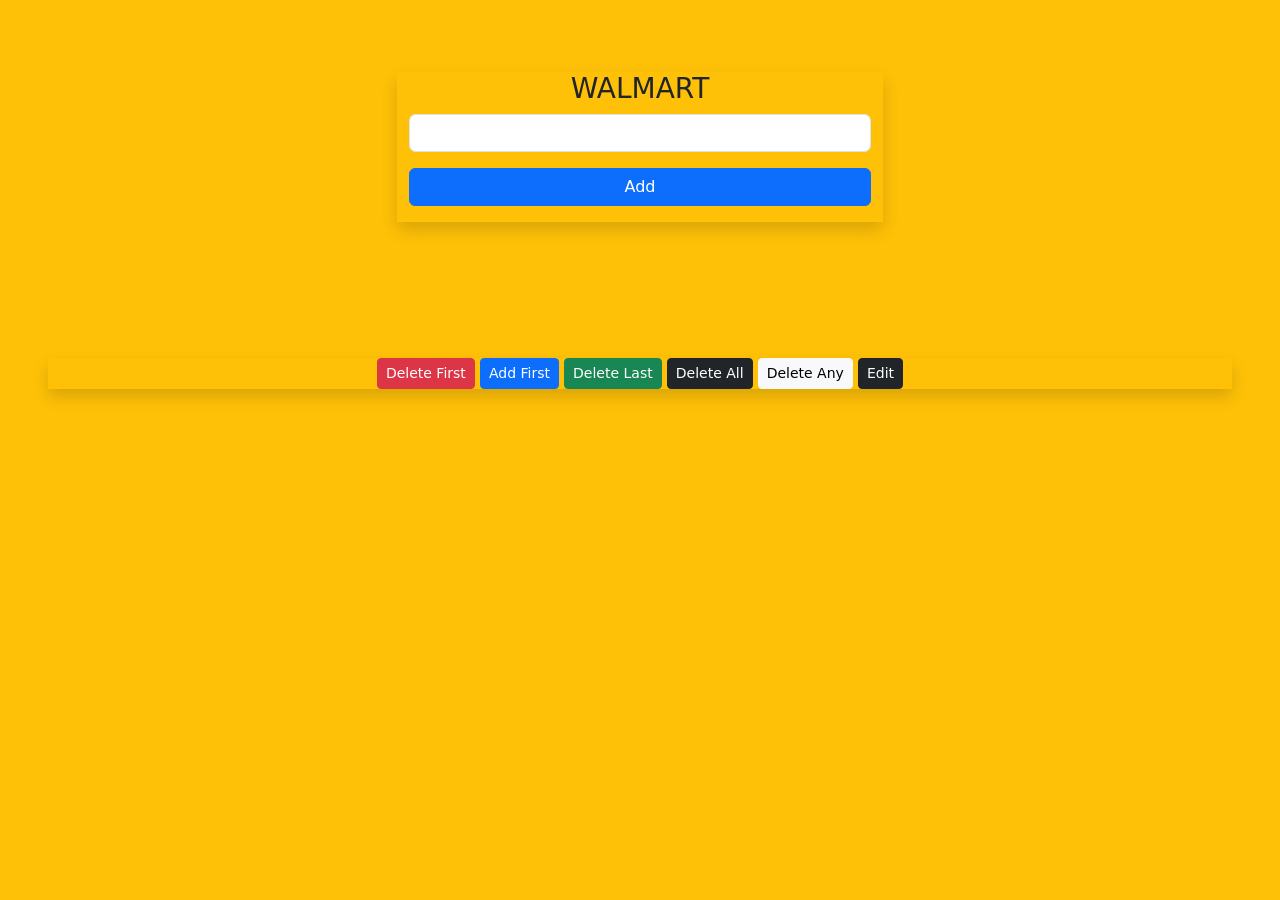
<file: index.html>
<!DOCTYPE html>
<html lang="en">
<head>
    <meta charset="UTF-8">
    <meta name="viewport" content="width=device-width, initial-scale=1.0">
    <title>WALMART</title>
    <link href="https://cdn.jsdelivr.net/npm/bootstrap@5.3.3/dist/css/bootstrap.min.css" rel="stylesheet" integrity="sha384-QWTKZyjpPEjISv5WaRU9OFeRpok6YctnYmDr5pNlyT2bRjXh0JMhjY6hW+ALEwIH" crossorigin="anonymous">
</head>
<body class="bg-warning">

<div class="container">
    <div class="row m-5 p-4">
    <div class="mx-auto shadow col-6">
  <h3 class="text-center">WALMART</h3>
  <input type="text" id="arr" class="form-control">
  <button class="btn btn-primary mb-3 m-3 w-100 mx-auto" onclick="add()">Add</button>
    </div>
    <div id="disp" class="bg-dark text-light"></div>
    </div>
</div>
    <div class="p-5">
   <div class="mt-3 shadow mx-auto text-center">
    <button class="btn btn-danger btn-sm" onclick="deleteFirst()">Delete First</button>
    <button class="btn btn-primary btn-sm"onclick="addFirst()">Add First</button>
    <button class="btn btn-success btn-sm"onclick="deleteLast()">Delete Last</button>
    <button class="btn btn-dark btn-sm" onclick="deleteAll()">Delete All</button>
    <button class="btn btn-light btn-sm" onclick="dep()">Delete Any</button>
    <button class="btn btn-dark btn-sm" onclick="edit()">Edit</button>
   </div>
  </div>



     <!-- <input type="text" id="arr"> -->
    <!-- nclick="add()"><button oAdd</button>
    <div id="disp"></div> --> 

    <script src="script.js"></script>
    <script src="https://cdn.jsdelivr.net/npm/bootstrap@5.3.3/dist/js/bootstrap.bundle.min.js" integrity="sha384-YvpcrYf0tY3lHB60NNkmXc5s9fDVZLESaAA55NDzOxhy9GkcIdslK1eN7N6jIeHz" crossorigin="anonymous"></script>
    
</body>
</html>
</file>
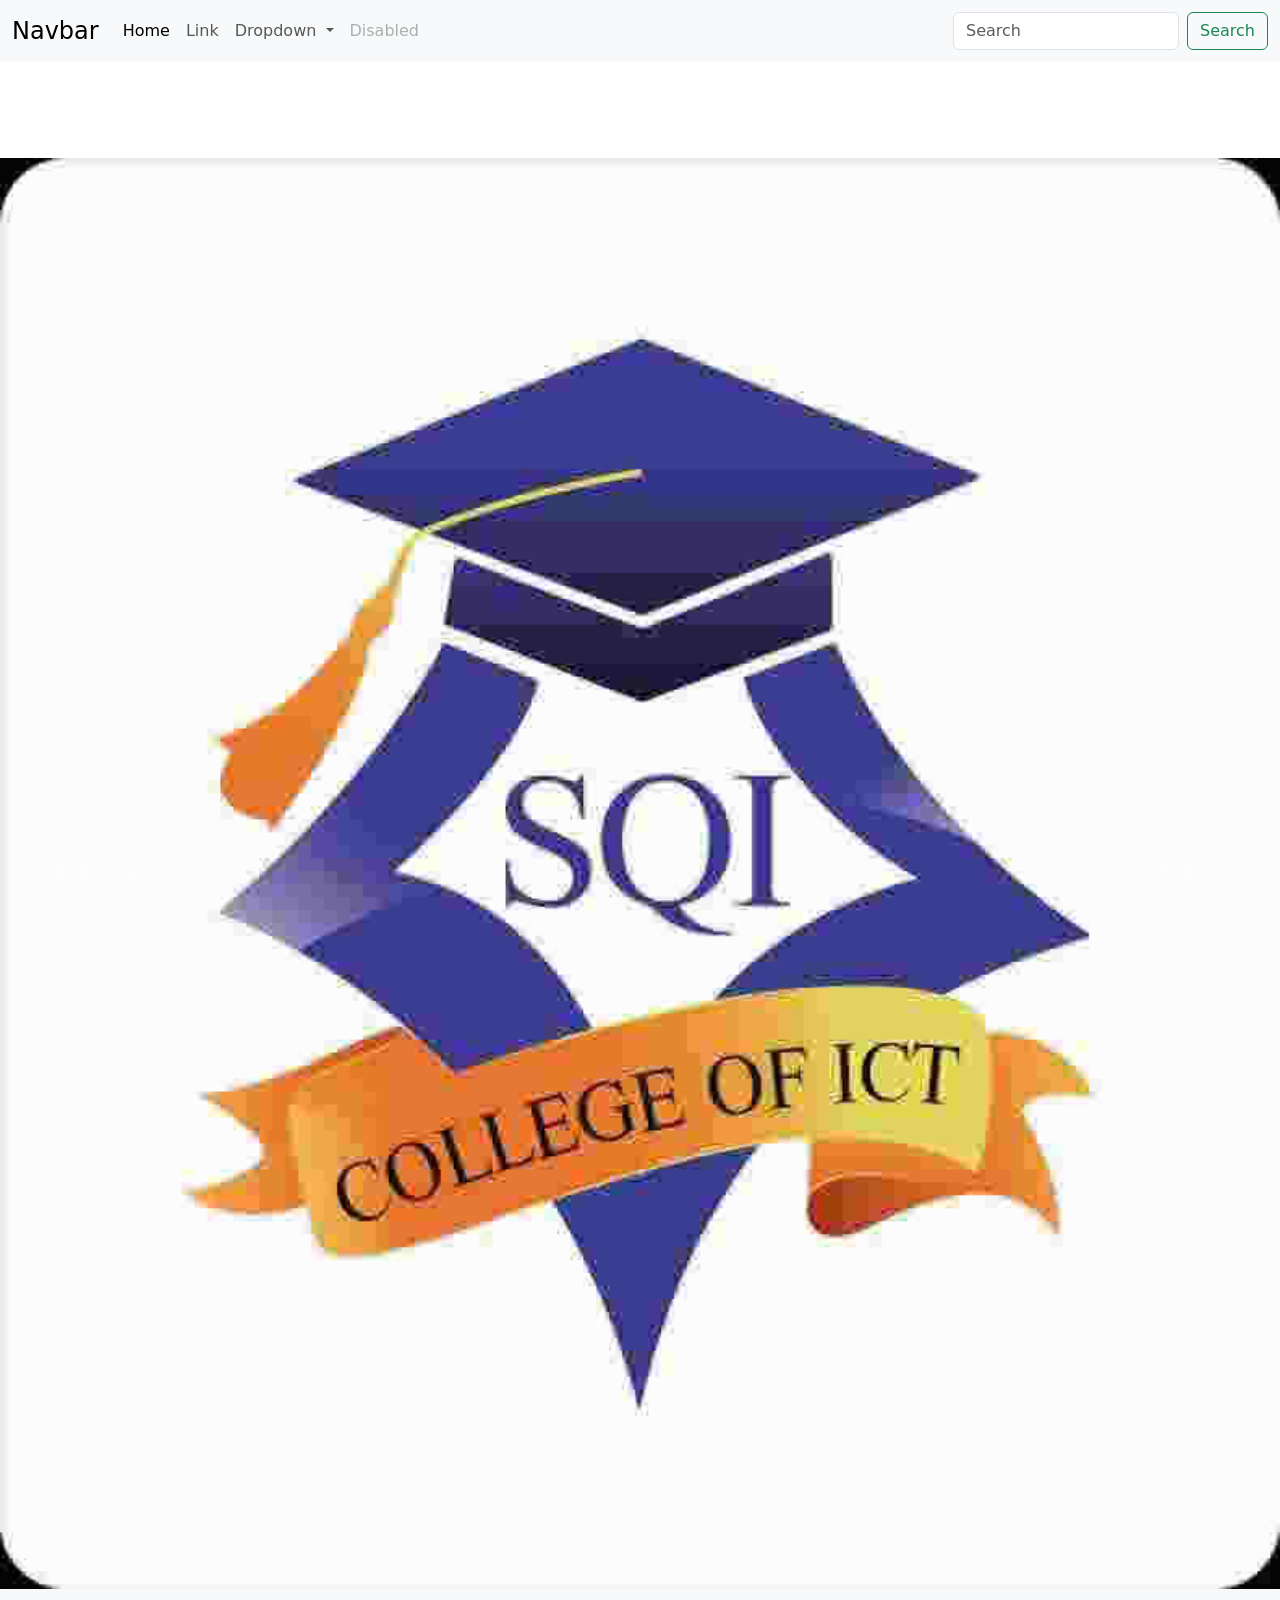
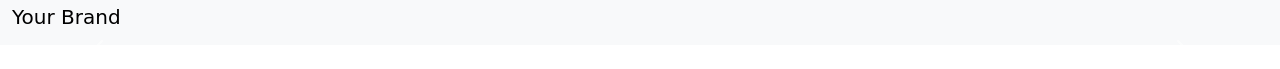
<file: bootstrap-5.3.2-dist/boot2.html>
<!DOCTYPE html>
<html lang="en">
<head>
    <meta charset="UTF-8">
    <meta name="viewport" content="width=device-width, initial-scale=1.0">
    <title>Document</title>
    <link rel="stylesheet" href="bootstrap-5.3.2-dist/css/bootstrap.css">
</head>
<body>
    <nav class="navbar navbar-expand-lg bg-body-tertiary">
        <div class="container-fluid">
            <a class="navbar-brand fs-4" href="#">Navbar</a>
            <button class="navbar-toggler" type="button" data-bs-toggle="collapse" data-bs-target="#navbarSupportedContent" aria-controls="navbarSupportedContent" aria-expanded="false" aria-label="Toggle navigation">
                <span class="navbar-toggler-icon"></span>
            </button>
            <div class="collapse navbar-collapse" id="navbarSupportedContent">
                <ul class="navbar-nav me-auto mb-2 mb-lg-0">
                    <li class="nav-item">
                        <a class="nav-link active" aria-current="page" href="#">Home</a>
                    </li>
                    <li class="nav-item">
                        <a class="nav-link" href="#">Link</a>
                    </li>
                    <li class="nav-item dropdown">
                        <a class="nav-link dropdown-toggle" href="#" role="button" data-bs-toggle="dropdown" aria-expanded="false">
                            Dropdown
                        </a>
                        <ul class="dropdown-menu">
                            <li><a class="dropdown-item" href="#">Action</a></li>
                            <li><a class="dropdown-item" href="#">Another action</a></li>
                            <li><hr class="dropdown-divider"></li>
                            <li><a class="dropdown-item" href="#">Something else here</a></li>
                        </ul>
                    </li>
                    <li class="nav-item">
                        <a class="nav-link disabled" aria-disabled="true">Disabled</a>
                    </li>
                </ul>
                <form class="d-flex" role="search">
                    <input class="form-control me-2" type="search" placeholder="Search" aria-label="Search">
                    <button class="btn btn-outline-success" type="submit">Search</button>
                </form>
            </div>
        </div>
    </nav>

    <main class="container-fluid row row-cols-1 row-cols-md-2 row-cols-lg-3 gap-5 m-5">
        <!-- Your card content here -->
    </main>

    <div id="carouselExample" class="carousel slide">
        <div class="carousel-inner">
            <div class="carousel-item active">
                <img src="img/SQI logo.jpeg" class="d-block w-100" alt="...">
            </div>
            <!-- Repeat for other carousel items -->
        </div>
        <button class="carousel-control-prev" type="button" data-bs-target="#carouselExample" data-bs-slide="prev">
            <span class="carousel-control-prev-icon" aria-hidden="true"></span>
            <span class="visually">Previous</span>
        </button>
        <button class="carousel-control-next" type="button" data-bs-target="#carouselExample" data-bs-slide="next">
            <span class="carousel-control-next-icon" aria-hidden="true"></span>
            <span class="visuallyx">Next</span>
        </button>
    </div>

    <script src="bootstrap-5.3.2-dist/js/bootstrap.bundle.js"></script>
</body>
</html>
<!DOCTYPE html>
<html lang="en">

<head>
    <meta charset="UTF-8">
    <meta name="viewport" content="width=device-width, initial-scale=1.0">
    <title>Your Title Here</title>
    <link rel="stylesheet" href="bootstrap-5.3.2-dist/css/bootstrap.css">
    <style>
        /* Add your custom styles here */
    </style>
</head>

<body>
    <nav class="navbar navbar-expand-lg navbar-light bg-light">
        <div class="container-fluid">
            <a class="navbar-brand" href="#">Your Brand</a>
            <button class="navbar-toggler" type="button" data-bs-toggle="collapse" data-bs-target="#navbarNav"
                aria-controls="navbarNav" aria-expanded="false" aria-label="Toggle navigation">
                <span class="navbar-toggler-icon"></span>
            </button>
            <div class="collapse navbar-collapse" id="navbarNav">
                <ul class="navbar-nav ml-auto">
                    <!-- Add your navbar items here -->
                </ul>
            </div>
        </div>
    </nav>

    <main class="container mt-3">
        <div class="row row-cols-1 row-cols-md-2 row-cols-lg-3 g-4">
            <!-- Your card content here -->
        </div>
    </main>

    <div id="carouselExample" class="carousel slide mt-3" data-bs-ride="carousel">
        <div class="carousel-inner">
            <!-- Your carousel items here -->
        </div>
        <button class="carousel-control-prev" type="button" data-bs-target="#carouselExample" data-bs-slide="prev">
            <span class="carousel-control-prev-icon" aria-hidden="true"></span>
            <span class="visually-hidden">Previous</span>
        </button>
        <button class="carousel-control-next" type="button" data-bs-target="#carouselExample" data-bs-slide="next">
            <span class="carousel-control-next-icon" aria-hidden="true"></span>
            <span class="visually-hidden">Next</span>
        </button>
    </div>

    <script src="bootstrap-5.3.2-dist/js/bootstrap.bundle.js"></script>
</body>

</html>
</file>
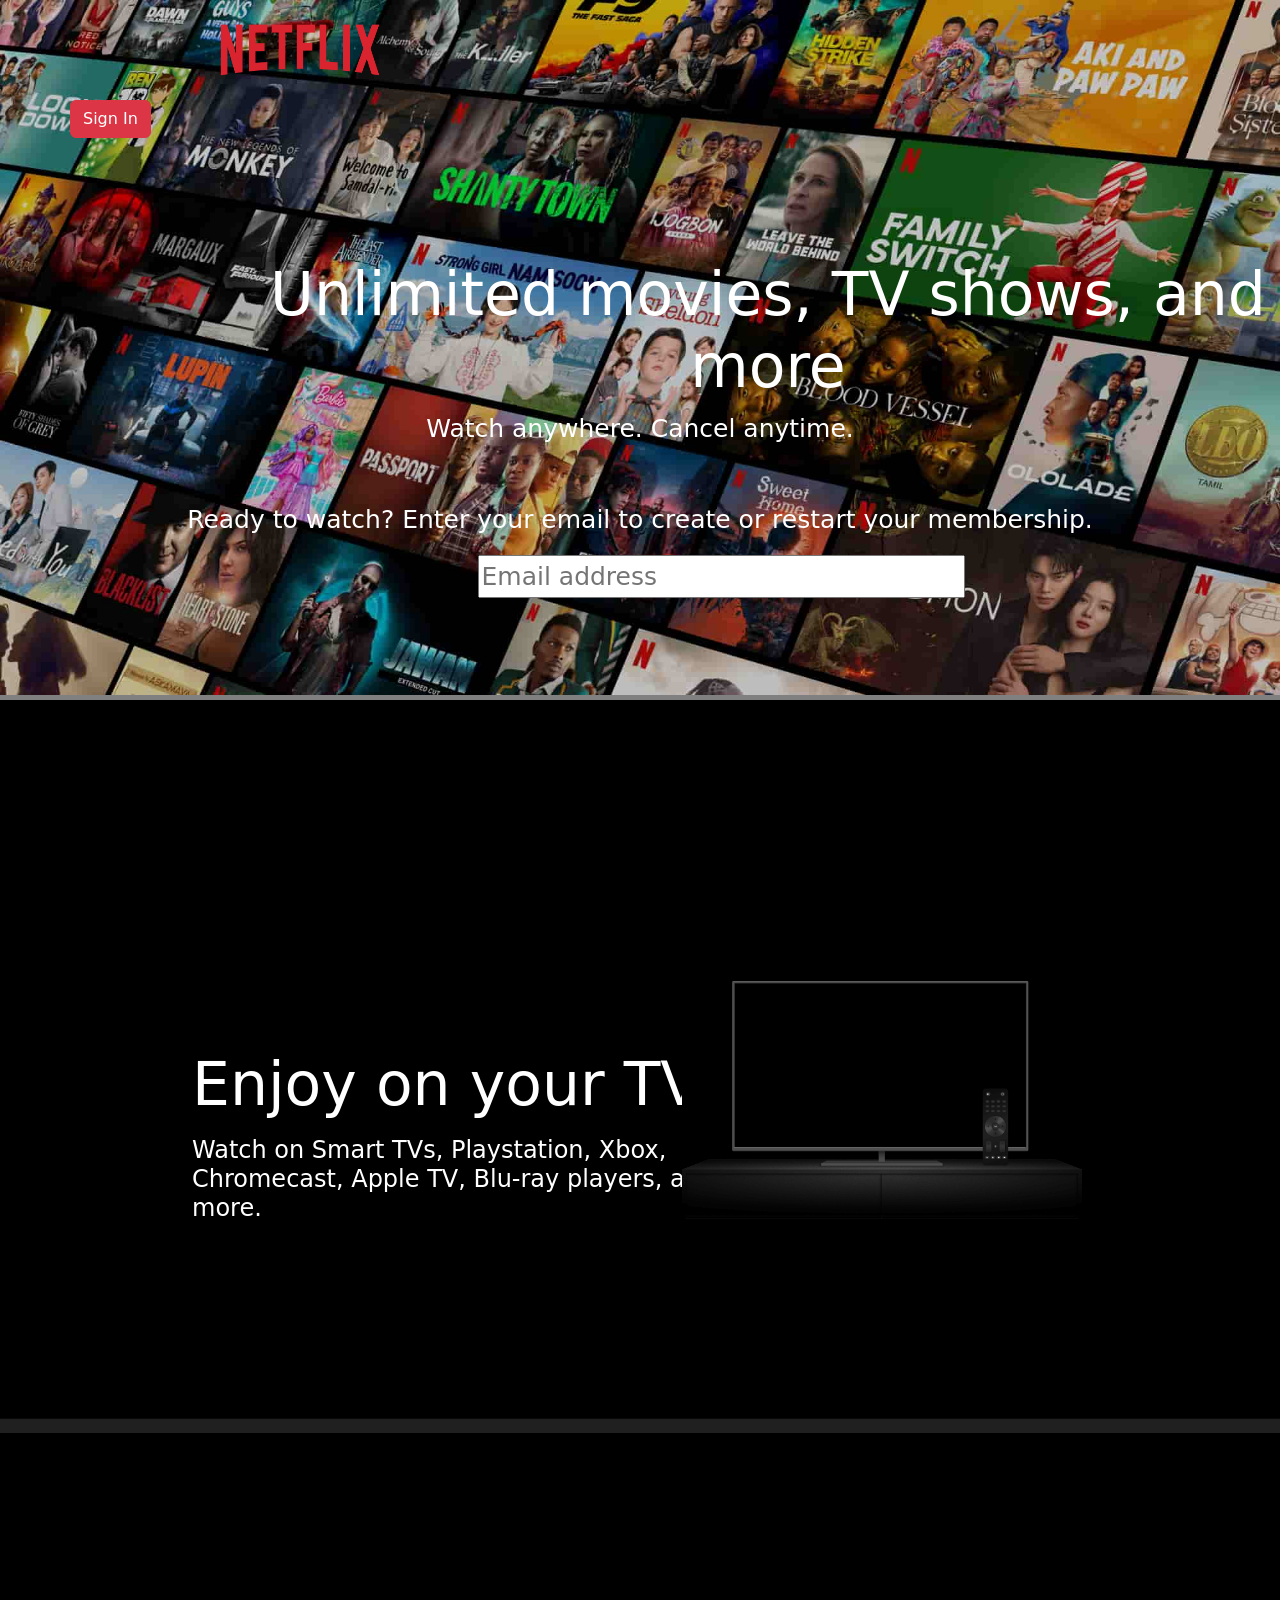
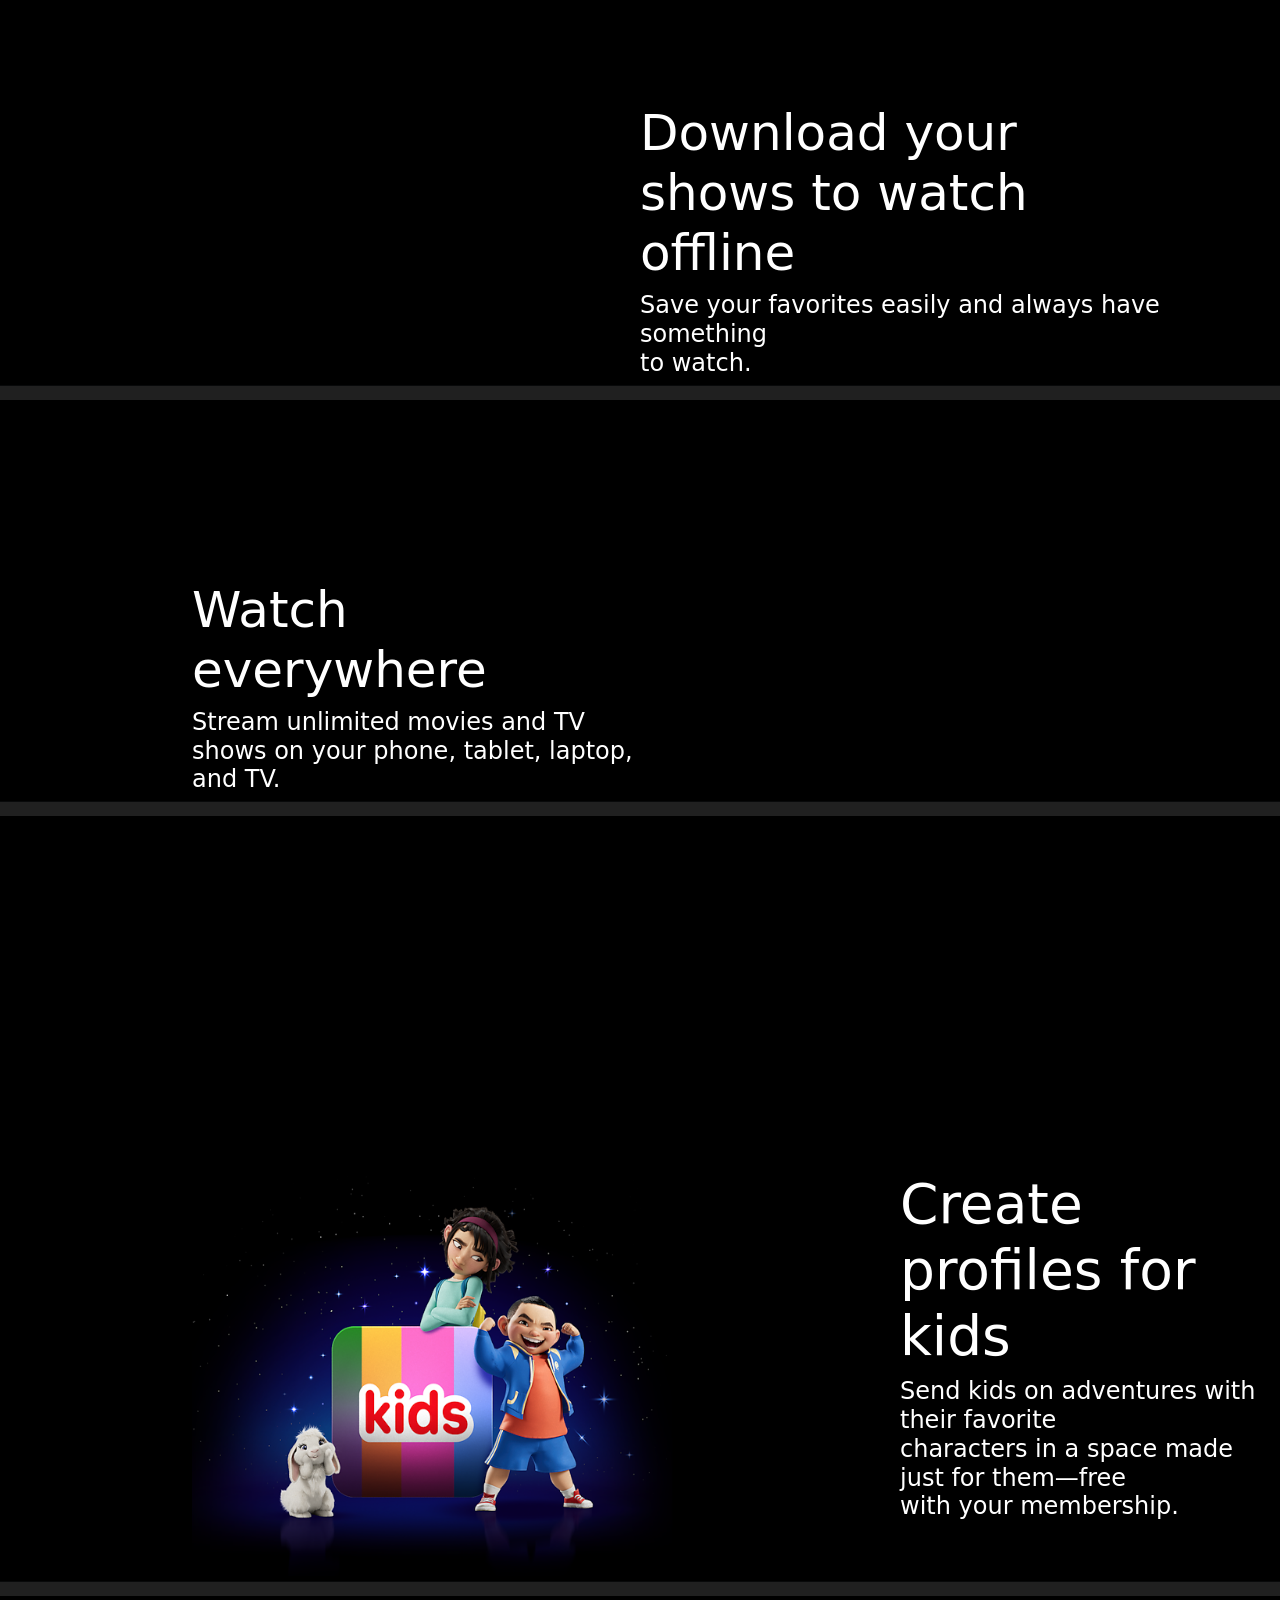
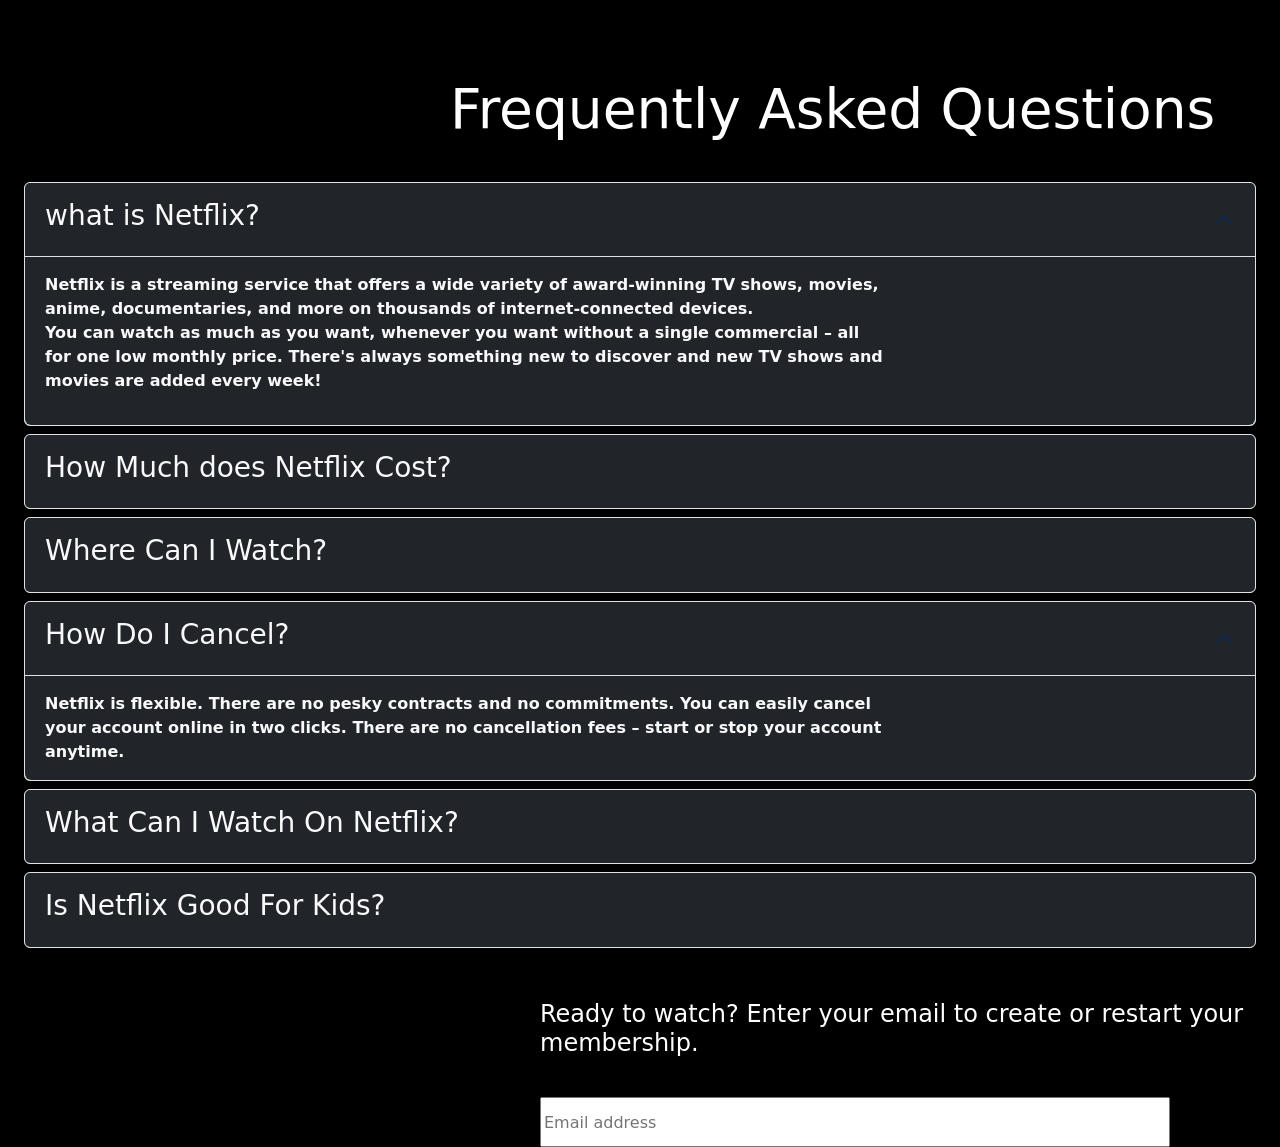
<file: bootstrap-5.3.2-dist/netflix.html>
<!DOCTYPE html>
<html lang="en">
<head>
    <meta charset="UTF-8">
    <meta name="viewport" content="width=device-width, initial-scale=1.0">
    <title>NETFLIX ASSIGNMENT</title>
    <link rel="stylesheet" href="netflix.css">
    <link rel="stylesheet" href="bootstrap-5.3.2-dist/css/bootstrap.css">
    

</head>
<body>

        
        <div>
    <img src="img folder/NG-en-20231211-popsignuptwoweeks-perspective_alpha_website_small.jpg" alt="" width="100%" height="700vh" style="border-bottom: solid 5px gray;"> 
        </div>


   <div class="yung">
    <img src="img folder/Netflix_Logo_PMS.png" alt="" width="200vh" height="100vh">
</div>

<div style="margin-left: 70px;">
    <button type="button" class="btn btn-danger ">Sign In</button>    
    
</div>
<center>
    
    <div style="border: 10px solid;"></div>
    <body style="background-color:black">
    <div class="text" style="font-size: 25px; ">
        <main style="color: white;">
            <h1 style="font-size: 60px; margin-left: 20%;">Unlimited movies, TV shows, and more</h1>
            <p>Watch anywhere. Cancel anytime.</p> <br> 
            <p> Ready to watch? Enter your email to create or restart your membership.</p>
            </main>
            
                <label for="email address" >
                    <input type="text" name="" id="Email address" placeholder="Email address" style="width: 150%; " > 
                </main>
        </center>
</div>
 
<div class="move">
    <main style="color: white;">
        <h1 style="font-size: 60px;">Enjoy on your TV</h1>
        <p>
           <h4>  Watch on Smart TVs, Playstation, Xbox, <br> Chromecast, Apple TV, Blu-ray players, and <br> more.</h4>
        </p>
        <img src="img folder/tv.png" alt="" width="400vh" height="300vh" style="margin-left: 45%; margin-top: -40vh;">
        <video data-uia="nmhp-card-animation-asset-video" autoplay="" playsinline="" muted="" loop=""><source src="https://assets.nflxext.com/ffe/siteui/acquisition/ourStory/fuji/desktop/video-tv-0819.m4v" type="video/mp4"></video>

    </main>
    </div> 
      </div>

      <div>
        <hr style="height: 15px; margin-top: -1px; width: 100%; background-color: grey;">
      </div>

<div class="leach">
    <main style="color: white;">
     <h1 style="font-size: 50px;">Download your <br> shows to watch <br> offline</h1>
     <h4>Save your favorites easily and always have something <br> to watch.</h4>
    </main>
</div>

<div>
    <hr style="height: 15px; margin-top: -1px; width: 100%; background-color: grey;"> 
</div>

<div class="corn">
    <main style="color: white;">
        <h1 style="font-size: 50px;">Watch <br> everywhere</h1>
        <h4>Stream unlimited movies and TV <br> shows on your phone, tablet, laptop, <br> and TV.</h4>

    </main>
</div>
 
<div>
    <hr style="height: 15px; margin-top: -1px; width: 100%; background-color: grey;">
</div>

<div class="bee">
    <img src="img folder/AAAABejKYujIIDQciqmGJJ8BtXkYKKTi5jiqexltvN1YmvXYIfX8B9CYwooUSIzOKneblRFthZAFsYLMgKMyNfeHwk16DmEkpIIcb6A3.png" alt="" width="500vh" height="400vh ">
</div>
     

<div class="milk">
    <main style="color: white;">
     <h1 style="font-size: 55px;">Create profiles for <br> kids</h1> 
     <h4>
        Send kids on adventures with their favorite <br> characters in a space made just for them—free <br> with your membership.
     </h4>
    </main>
</div>
 
<div>
    <hr style="height: 15px; margin-top: 60px; width: 100%; background-color: grey;">
</div>

<div class="bumi">
   <h1 style="color: white; font-size: 55px;"> Frequently Asked Questions</h1>   
</div>


<div class="accordion p-4" id="accordionExample">
    <div class="accordion-item  my-2">
      <h2 class="accordion-header">
        <button class="accordion-button bg-dark text-light" type="button" data-bs-toggle="collapse" data-bs-target="#collapseOne" aria-expanded="true" aria-controls="collapseOne">
            <h3 class="">what is Netflix?</h3>
        </button>
      </h2>
      <div id="collapseOne" class=" bg-dark text-light accordion-collapse collapse show" data-bs-parent="#accordionExample">
        <div class="accordion-body">
          <strong>Netflix is a streaming service that offers a wide variety of award-winning TV shows, movies, <br> anime, documentaries, and more on thousands of internet-connected devices. <br>
             <p>
            You can watch as much as you want, whenever you want without a single commercial – all <br> for one low monthly price. There's always something new to discover and new TV shows and <br> movies are added every week! </p>
        
        </div>
      </div>
    </div>
    <div class="accordion-item ">
      <h2 class="accordion-header">
        <button class="bg-dark text-light accordion-button collapsed" type="button" data-bs-toggle="collapse" data-bs-target="#collapseTwo" aria-expanded="false" aria-controls="collapseTwo">
            <h3>How Much does Netflix Cost?</h3>
        </button>
      </h2>
      <div id="collapseTwo" class="bg-dark text-light accordion-collapse collapse" data-bs-parent="#accordionExample">
        <div class="accordion-body">
          <strong>Watch Netflix on your smartphone, tablet, Smart TV, laptop, or streaming device, all for one <br> fixed monthly fee. Plans range from ₦1,200 to ₦4,400 a month. No extra costs, no contracts.
        </div>
      </div>
    </div>
    <div class="accordion-item my-2">
      <h2 class="accordion-header">
        <button class=" bg-dark text-light accordion-button collapsed" type="button" data-bs-toggle="collapse" data-bs-target="#collapseThree" aria-expanded="false" aria-controls="collapseThree">
            <h3>Where Can I Watch?</h3>
        </button>
      </h2>
      <div id="collapseThree" class="bg-dark text-light accordion-collapse collapse" data-bs-parent="#accordionExample">
        <div class="accordion-body">
          <strong>Watch anywhere, anytime. Sign in with your Netflix account to watch instantly on the web at <br> netflix.com from your personal computer or on any internet-connected device that offers <br> the Netflix app, including smart TVs, smartphones, tablets, streaming media players and <br> game consoles. <br>
            <p>
            You can also download your favorite shows with the iOS, Android, or Windows 10 app. Use <br> downloads to watch while you're on the go and without an internet connection. Take Netflix <br> with you anywhere.
        </p>
        </div>
      </div>
    </div>
    <div class="accordion-item my-2">
      <h2 class="accordion-header">
        <button class="bg-dark text-light accordion-button" type="button" data-bs-toggle="collapse" data-bs-target="#collapsefour" aria-expanded="true" aria-controls="collapseOne">
          <h3>How Do I Cancel?</h3>
        </button>
      </h2>
      <div id="collapsefour" class="bg-dark text-light accordion-collapse collapse show" data-bs-parent="#accordionExample">
        <div class="accordion-body">
          <strong>Netflix is flexible. There are no pesky contracts and no commitments. You can easily cancel <br> your account online in two clicks. There are no cancellation fees – start or stop your account <br> anytime.
        </div>
      </div>
    </div>
    <div class="accordion-item  my-2">
      <h2 class="accordion-header">
        <button class="bg-dark text-light accordion-button collapsed" type="button" data-bs-toggle="collapse" data-bs-target="#collapsefive" aria-expanded="false" aria-controls="collapseTwo">
          <h3>What Can I Watch On Netflix?</h3>
        </button>
      </h2>
      <div id="collapsefive" class="bg-dark text-light accordion-collapse collapse" data-bs-parent="#accordionExample">
        <div class="accordion-body">
          <strong>Netflix has an extensive library of feature films, documentaries, TV shows, anime, award-winning Netflix originals, and more. Watch as much as you want, anytime you want.
        </div>
      </div>
    </div>
    <div class="accordion-item  my-2">
      <h2 class="accordion-header">
        <button class="bg-dark text-light accordion-button collapsed" type="button" data-bs-toggle="collapse" data-bs-target="#collapsesix" aria-expanded="false" aria-controls="collapseThree">
          <h3>Is Netflix Good For Kids?</h3>
        </button>
      </h2>
      <div id="collapsesix " class="accordion-collapse collapse" data-bs-parent="#accordionExample">
        <div class="accordion-body">
          <strong>The Netflix Kids experience is included in your membership to give parents control while kids enjoy family-friendly TV shows and movies in their own space.

            Kids profiles come with PIN-protected parental controls that let you restrict the maturity rating of content kids can watch and block specific titles you don’t want kids to see.
        </div>
      </div>
    </div>
  </div>

<div class="avina">
  <h4 style="color: white;">Ready to watch? Enter your email to create or restart your membership.
  </h4>
</div>

<div class="coal">
  <label for="email address" >
    <input type="text" name="" id="Email address" placeholder="Email address" style="width: 70vh; height: 50px; " > 
</div> 


<script src="bootstrap-5.3.2-dist/js/bootstrap.bundle.js"></script>

</body>
</html>
</file>
<file: bootstrap-5.3.2-dist/netflix.css>
.yung{  
    margin-left: 200px;
    margin-top: -700px;
    
}  
.text{

    margin-top: 100px;
    
}
.move{
    margin-top: 50vh;
    margin-left: 15%;
}


.leach{
    margin-top: 30vh;
    margin-left: 50%;

}

.corn{
    margin-top: 20vh;
    margin-left: 15%;
}

.bee{
    margin-top: 40vh;
    margin-left: 15%;
}

.milk{
    margin-left: 100vh;
    margin-top: -45vh;
}

.bumi{
    margin-left: 50vh;
    margin-top: 80px;
}
.avina{
    margin-left: 60vh;
    margin-top: 20px;
}

.coal{
    margin-top: 40px;
    margin-left: 60vh;
}
</file>
